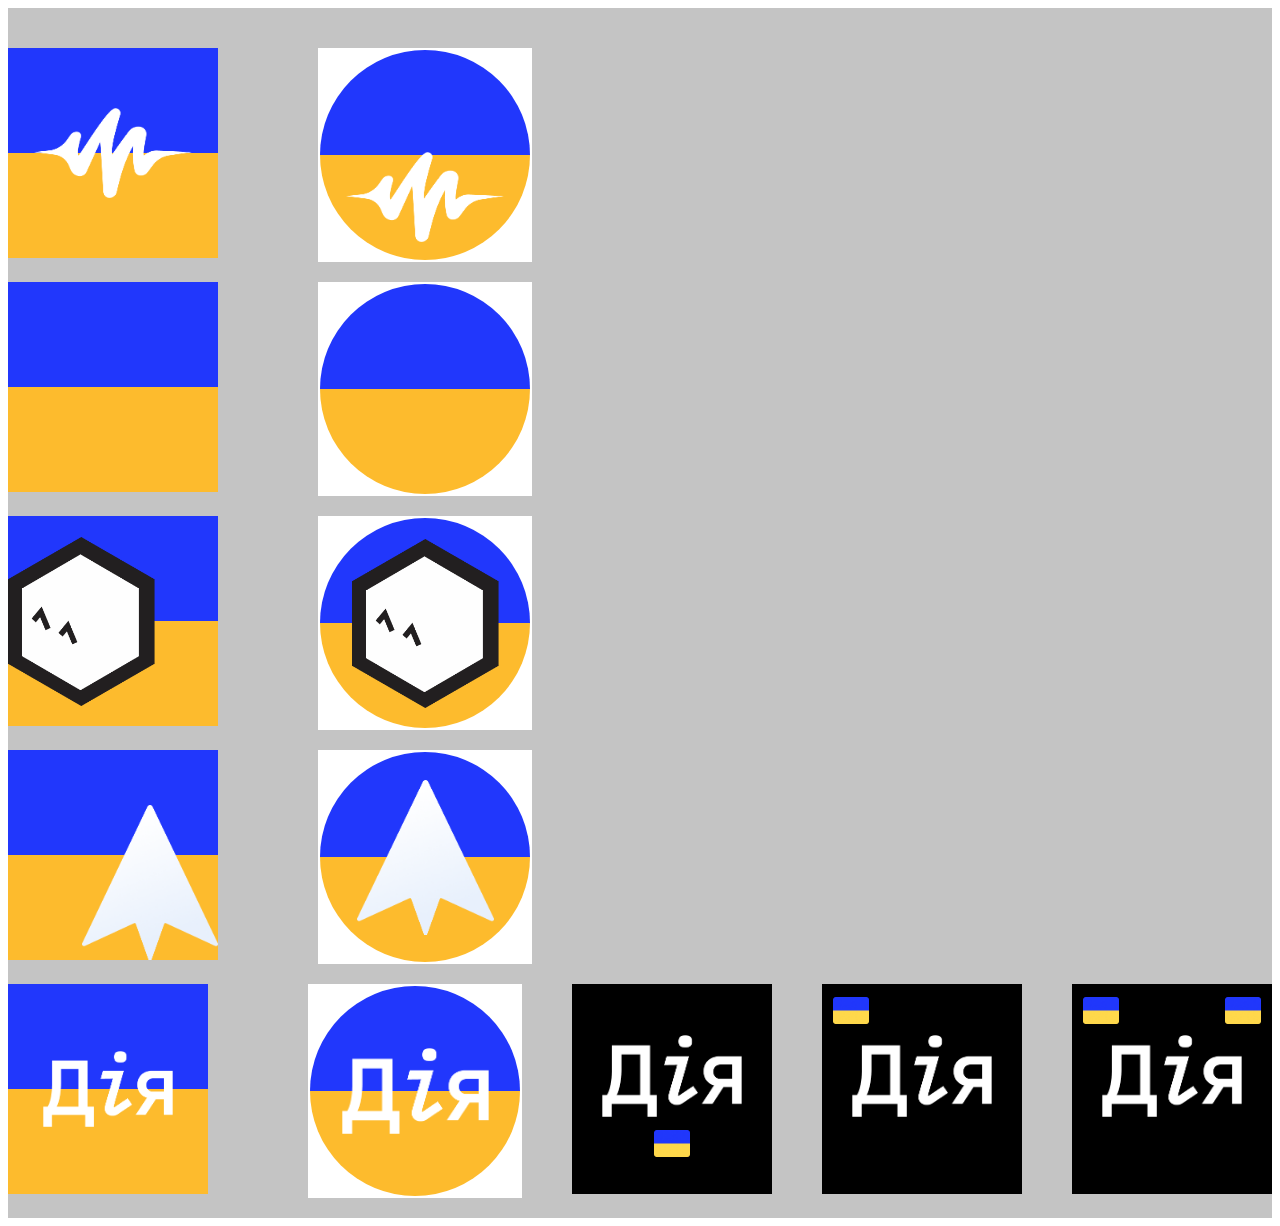
<file: homework 3.2/src/index.html>
<!DOCTYPE html>
<html lang="en">
<head>
    <meta charset="UTF-8">
    <meta http-equiv="X-UA-Compatible" content="IE=edge">
    <meta name="viewport" content="width=device-width, initial-scale=1.0">
    <link rel="stylesheet" href="css/style.css">
    <title>Homework</title>
</head>
<body>

  <div class="start">
    <div class="one-line">
      <div class="flag-line"></div>
    <div class="box">
      <div class=" circle-line"></div>
    </div>
</div>

<div class="two_line">
  <div class="simple-flag"></div>
  <div class="box">
  <div class="simple_sircle"></div>
  </div>
</div>

<div class="third-line">
<div class="petcube-flag"></div>
<div class="box">
<div class="petcube-cirle"></div>
</div>
</div>

<div class="fourth-line">
<div class="spark-flag"></div>
<div class="box">
<div class="spark-circle"></div>
</div>
</div>

<div class="five-line">
<div class="diia-flag"></div>
<div class="box">
<div class="diia-circle"></div>
</div>
<div class="diia-black"></div>
<div class="diia-black-flag"></div>
<div class="diia-black-flags"></div>
</div>




</div>
















 
  
  
    
</body>
</html>
</file>
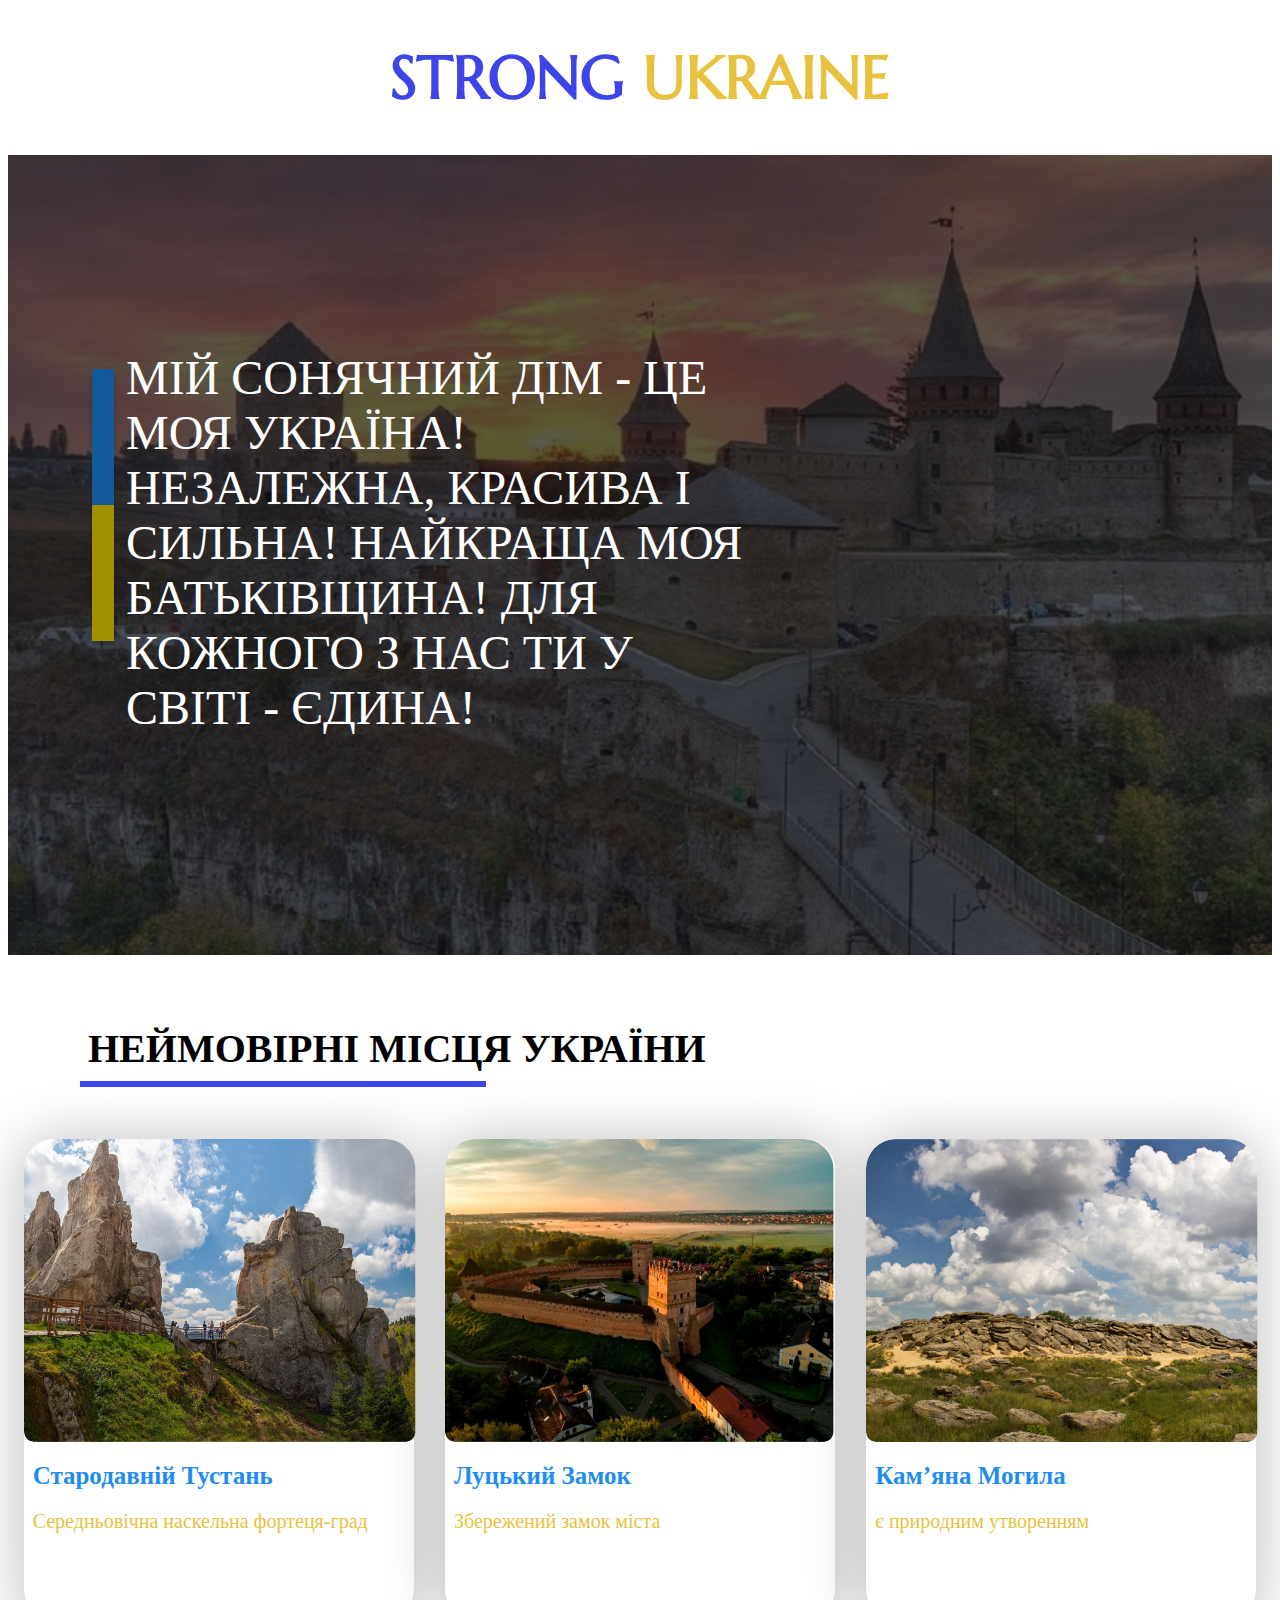
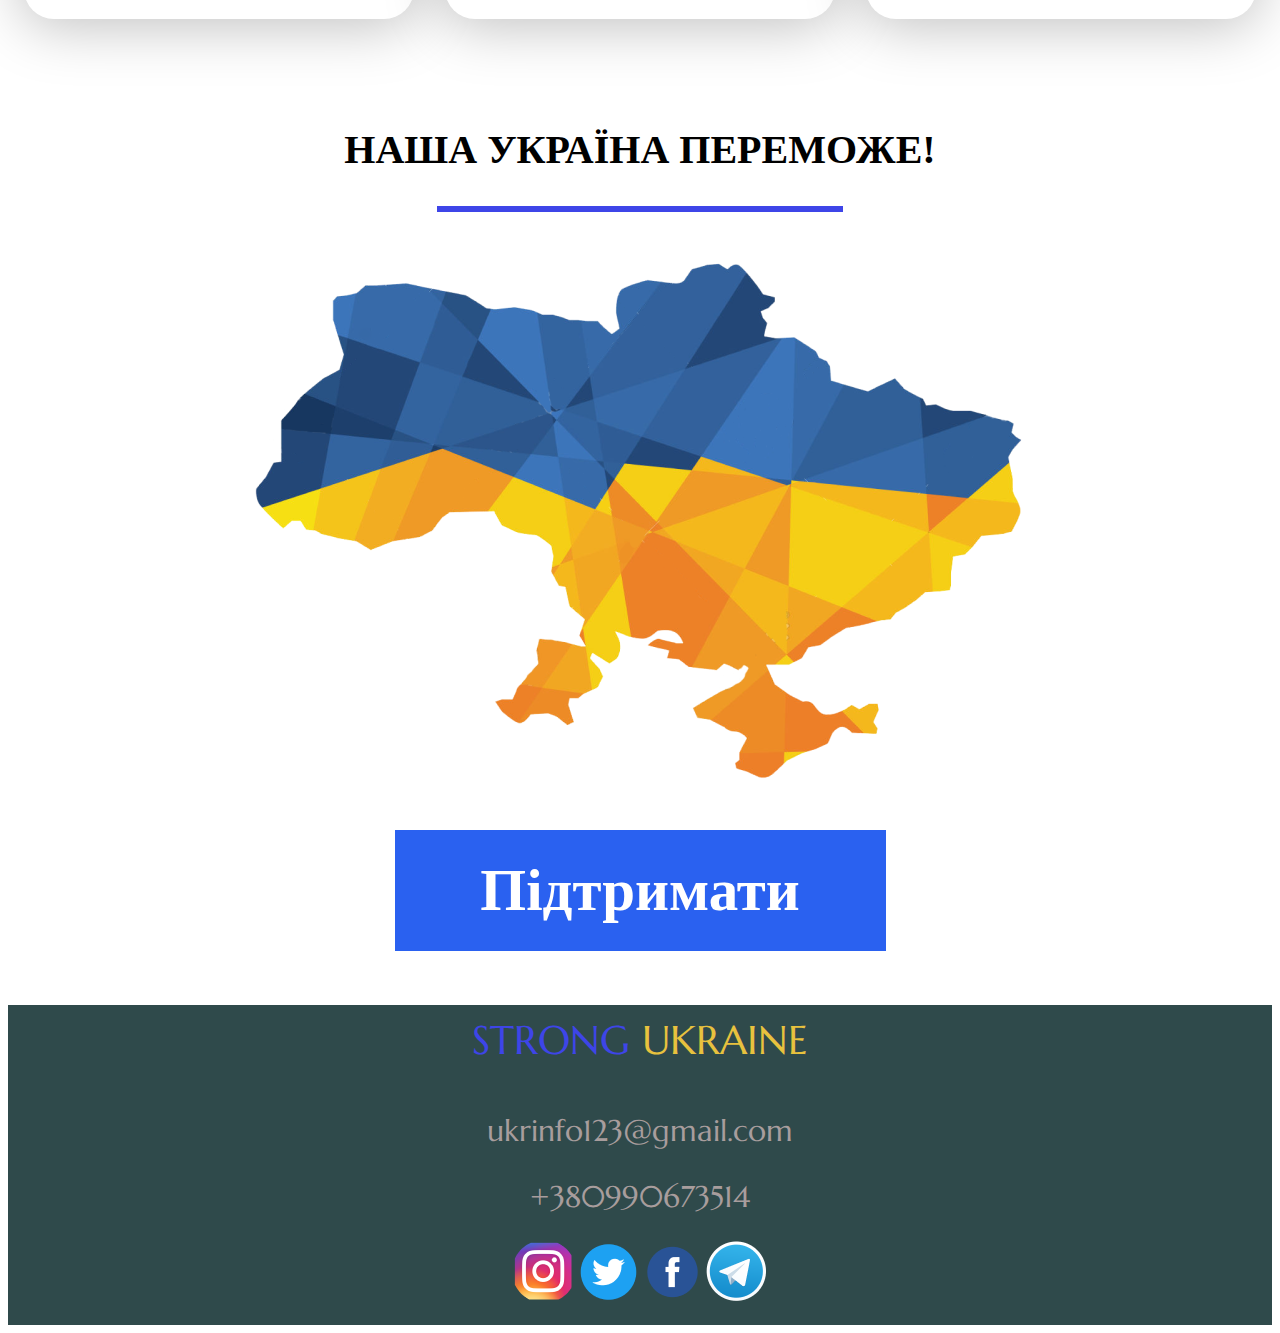
<file: homework3/src/index.html>
<!DOCTYPE html>
<html lang="uk">
<head>
    <meta charset="UTF-8">
    <meta http-equiv="X-UA-Compatible" content="IE=edge">
    <meta name="viewport" content="width=device-width, initial-scale=1.0">
    <link rel="stylesheet" href="css/style.css"> 
    <link rel="stylesheet" href="css/fonts.css">
    <title>Homework 3</title>
    
</head>
<body>
    <div class="header">
        <h1>STRONG <span>UKRAINE</span></h1></div>
        <div class="banner">
       <div class="descr"> МІЙ СОНЯЧНИЙ ДІМ - ЦЕ МОЯ УКРАЇНА!
            НЕЗАЛЕЖНА, КРАСИВА І СИЛЬНА!
            НАЙКРАЩА МОЯ БАТЬКІВЩИНА!
            ДЛЯ КОЖНОГО З НАС ТИ У СВІТІ - ЄДИНА!
        </div>
        <div class="flag">
            <img src="img/flag.png" alt="flag">

        </div>

</div>
<div class="place">
<h2 class="title">НЕЙМОВІРНІ МІСЦЯ УКРАЇНИ</h2>
<hr class="blue">
<div class="pictures">

<div class="city">
<img src="img/1.png" alt="tystan" class="img">
<a href="https://uk.wikipedia.org/wiki/Тустань">Стародавній Тустань</a>
<div class="desc">Середньовічна наскельна фортеця-град</div>
</div>
<div class="city">
    <img src="img/2.png" alt="lytsk" class="img">
    <a href="https://uk.wikipedia.org/wiki/Луцький_замок">Луцький Замок</a>
    <div class="desc">Збережений замок міста
</div>
    </div>
    <div class="city">
        <img src="img/3.png" alt="mogula" class="img">
        <a href="https://uk.wikipedia.org/wiki/Кам%27яна_Могила">Кам’яна Могила</a>
        <div class="desc">є природним утворенням</div>
        </div>

</div>
</div>

<div class="map">
<h2 class="name">НАША УКРАЇНА ПЕРЕМОЖЕ!</h2>
<hr class="line">
<img src="img/ukraine.png" alt="map" class="ukraine">
<button class="support">Підтримати</button>
</div>

<footer class="end">
<h2 class="headling">STRONG <span>UKRAINE</span></h2>
<a href="mailto:ukrinfo123@gmail.com">ukrinfo123@gmail.com</a>
<a href="tel:+380990673514" class="tel">+380990673514</a>

<div class="icons">

    <a href="https://www.instagram.com/" class="social"><img src="img/inst.png" alt="inst"></a>
    <a href="https://twitter.com" class="social"><img src="img/tw.png" alt="tw"></a>
    <a href="https://www.facebook.com" class="social"><img src="img/fb.png" alt="fb"></a>
    <a href="https://web.telegram.org/k/" class="social"><img src="img/tg.png" alt="tg"></a>
</div>
</footer>
    

    
</body>
</html>
</file>
<file: homework 3.2/src/css/style.css>
.start {
    padding: 20px 0 20px 0;
    box-sizing:border-box;
    background-color: #c4c4c4;
    width: 100%;
}
.one-line {
    display: flex;
    justify-content: flex-start;
    margin-top: 20px;
}

.flag-line{
    height: 210px;
    width: 210px;
    background: url('../img/line.png'),linear-gradient(0deg, rgba(253, 187, 45, 1) 50%, rgba(33, 55, 252, 1) 50%);
    background-repeat: no-repeat, no-repeat;
    background-size: 75% auto, 100% 100%;
    background-position: center, 0 0; 

}
 .circle-line {
    height: 210px;
    width: 210px;
    background: url('../img/line.png'),
    linear-gradient(0deg, rgba(253, 187, 45, 1) 50%, rgba(33, 55, 252, 1) 50%);
    border-radius: 50%;
    
    background-size: 75% auto, 100% 100%;
    background-repeat: no-repeat, no-repeat;
    background-position: 50% 85%, 0 0;
    border-radius: 50%;
    margin: 0 auto;
}
.box {
    margin-left: 100px;
    border: 2px solid #fff;
    background-color: #fff;

}
.two_line {
    display: flex;
    justify-content: flex-start;
    margin-top: 20px;
}
.simple-flag {
    height: 210px;
    width: 210px;
    background: linear-gradient(0deg, rgba(253, 187, 45, 1) 50%, rgba(33, 55, 252, 1) 50%);

}
.simple_sircle {
    height: 210px;
    width: 210px;
    background: 
    linear-gradient(0deg, rgba(253, 187, 45, 1) 50%, rgba(33, 55, 252, 1) 50%);
    border-radius: 50%;
}

.third-line{
    display: flex;
    justify-content: flex-start;
    margin-top: 20px;
}
.petcube-flag {
    height: 210px;
    width: 210px;
    background: url('../img/Group.png'),
    linear-gradient(0deg, rgba(253, 187, 45, 1) 50%, rgba(33, 55, 252, 1) 50%);
    background-repeat: no-repeat, no-repeat;
    background-size: 70% auto, 100% 100%;
    background-position: 0 50%, 0 0;
}
.petcube-cirle {
    height: 210px;
    width: 210px;
    background: url('../img/Group.png'), linear-gradient(0deg, rgba(253, 187, 45, 1) 50%, rgba(33, 55, 252, 1) 50%);
    background-size: 70% auto, 100% 100%;
    background-repeat: no-repeat, no-repeat;
    background-position: 50% 50%, 0 0;
    border-radius: 50%;
    margin: 0 auto;
}
.fourth-line {
    display: flex;
    justify-content: flex-start;
    margin-top: 20px;
}
.spark-flag {
    height: 210px;
    width: 210px;
    background: url('../img/Background.png'),
    linear-gradient(0deg, rgba(253, 187, 45, 1) 50%, rgba(33, 55, 252, 1) 50%);
    background-repeat: no-repeat, no-repeat;
    background-size: 65% auto, 100% 100%;
    background-position: right bottom, 0 0;
}
.spark-circle {
    height: 210px;
    width: 210px;
    background: url('../img/Background.png'), linear-gradient(0deg, rgba(253, 187, 45, 1) 50%, rgba(33, 55, 252, 1) 50%);
    background-size: 65% auto, 100% 100%;
    background-repeat: no-repeat, no-repeat;
    background-position: 50% 50%, 0 0;
    border-radius: 50%;
    margin: 0 auto;
}
.five-line {
    display: flex;
    justify-content: flex-start;
    margin-top: 20px;
}
.diia-flag {
    height: 210px;
    width: 210px;
    background: url('../img/Vector-3.png'), linear-gradient(0deg, rgba(253, 187, 45, 1) 50%, rgba(33, 55, 252, 1) 50%);
    background-repeat: no-repeat, no-repeat;
    background-size: 65% auto, 100% 100%;
    background-position: center, 0 0;
}
.diia-circle {
    height: 210px;
    width: 210px;
    background: url('../img/Vector-3.png'), linear-gradient(0deg, rgba(253, 187, 45, 1) 50%, rgba(33, 55, 252, 1) 50%);
    background-size: 70% auto, 100% 100%;
    background-repeat: no-repeat, no-repeat;
    background-position: center, 0 0;
    border-radius: 50%;
    margin: 0 auto;
}
.diia-black {
    height: 210px;
    width: 210px;
    margin-left: 50px;
    background: url('../img/Vector-3.png'), url('../img/Flag.png'), black;
    background-size: 70% auto, 18% 13%;
    background-repeat: no-repeat, no-repeat, no-repeat;
    background-position: center 40%, 50% 80%, 0 0;    
}
.diia-black-flag {
    height: 210px;
    width: 210px;
    margin-left: 50px;
    background: url('../img/Vector-3.png'), url('../img/Flag.png'), black;
    background-size: 70% auto, 18% 13%;
    background-repeat: no-repeat, no-repeat, no-repeat;
    background-position: center 40%, 7% 7%, 0 0;
}
.diia-black-flags {
    height: 210px;
    width: 210px;
    margin-left: 50px;
    background: url('../img/Vector-3.png'), url('../img/Flag.png'), url('../img/Flag.png'), black;
    background-size: 70% auto, 18% 13%, 18% 13%, 100% 100%;
    background-repeat: no-repeat, no-repeat, no-repeat, no-repeat;
    background-position: center 40%, 7% 7%, 93% 7%, 0 0;

}
</file>
<file: homework3/src/css/style.css>
body {
    font-family: 'Marcellus', serif; 
}
.header {
    text-align: center;
    font-size: 30px;
    font-weight: 400;  
}
.header h1 {
    color: #3E45E8;
}
.header span {
    color: #E8C23E;
}
.banner{
    margin-top: 30px;
    min-height: 800px;
    background: url('../img/image 1.png') center center / cover no-repeat;
    box-sizing:border-box;

}
.descr {
    box-sizing: border-box;
    color: #fff;
    width: 60%;
    font-size: 48px;
    background-repeat: no-repeat;
    height: 272px; 
    font-family: 'Inika', serif;
    padding: 195px 0 169px 118px;
   
}
.flag {
    position: relative;
    display: flex;
    left: 80px; 
    bottom: 150px;
   
}

h2.title {
    margin-top: 70px;
    padding-left: 80px;
    font-family: 'Inika', serif;
    font-size: 40px;
    font-weight: 700;
   

}
hr.blue {
    display: flex;
    position: absolute;
    top: 1073px;
    left: 80px;
    width: 400px;
    border: 3px solid #3E45E8;
    margin-bottom: 33px;
}
.pictures {
    display: flex;
    justify-content: space-around;
    align-items: center;


}
.city {
    margin-top: 33px;
    width: 390px;
    height: 480px;
    background: #FFFFFF;
    box-shadow: 0px 4px 57px 3px rgba(0, 0, 0, 0.25);
    border-radius: 30px;

}
.city .img {
    margin-bottom: 16px;
    border-radius: 30px 30px 10px 10px;
}
.city a {
    display: inline-block;
    margin-bottom: 20px;
    color: #1E8DF2;
    font-family: 'Inika', serif;
    font-weight: 700;
    font-size: 25px;
    padding-left: 9px;
    text-decoration: none;
    cursor: auto;
}
.city .desc {
    display: block;
    margin-bottom: 70px;
    padding-left: 9px;
    font-weight: 400;
    font-size: 20px;
    color: #E8C23E;
    font-family: 'Inika', serif;
}

.map {
    padding: 74px 0 21px 0;
}
.name {
    font-family: 'Inika', serif;
    text-align: center;
    font-weight: 700;
    font-size: 40px;
}
.line { 
    display: block;
    margin-top: 21px;
    margin-bottom: 40px;
    width: 400px;
    border: 3px solid #3E45E8;
}
.ukraine {
    display: block;
    margin: 0 auto;
}
button.support {
    display: block;
    margin: 0 auto;
    margin-top: 41px;
    background: #2A61F0;
    width: 491px;
    height: 121px;
    color: #FFFFFF;
    font-weight: 700;
    font-size: 59px;
    font-family: 'Inika', serif;
    border: none;
}
footer.end {
    min-height: 320px;
    background: #2F4A4B;
}
.headling {
    font-weight: 400;
    font-size: 40px;
    line-height: 70px;
    color: #3E45E8;
    text-align: center;
}
.headling span {
    color: #E8C23E;
}
.end a {
    display: block;
    color: #A89D9D;
    font-weight: 400;
    font-size: 30px;
    text-align: center;
    line-height: 45px;
    text-decoration: none;
    cursor: auto;
}
.end .tel {
    margin-top: 21px;
}
.icons {
    margin-top: 21px;
    display: flex;
    justify-content: center;
}
.icons .social {
    display: flex;
    justify-content: center;
    align-items: center; 
    width: 64px;
    height: 63px;

}
</file>
<file: homework3/src/css/fonts.css>
@import url('https://fonts.googleapis.com/css2?family=Marcellus&display=swap');
</file>
